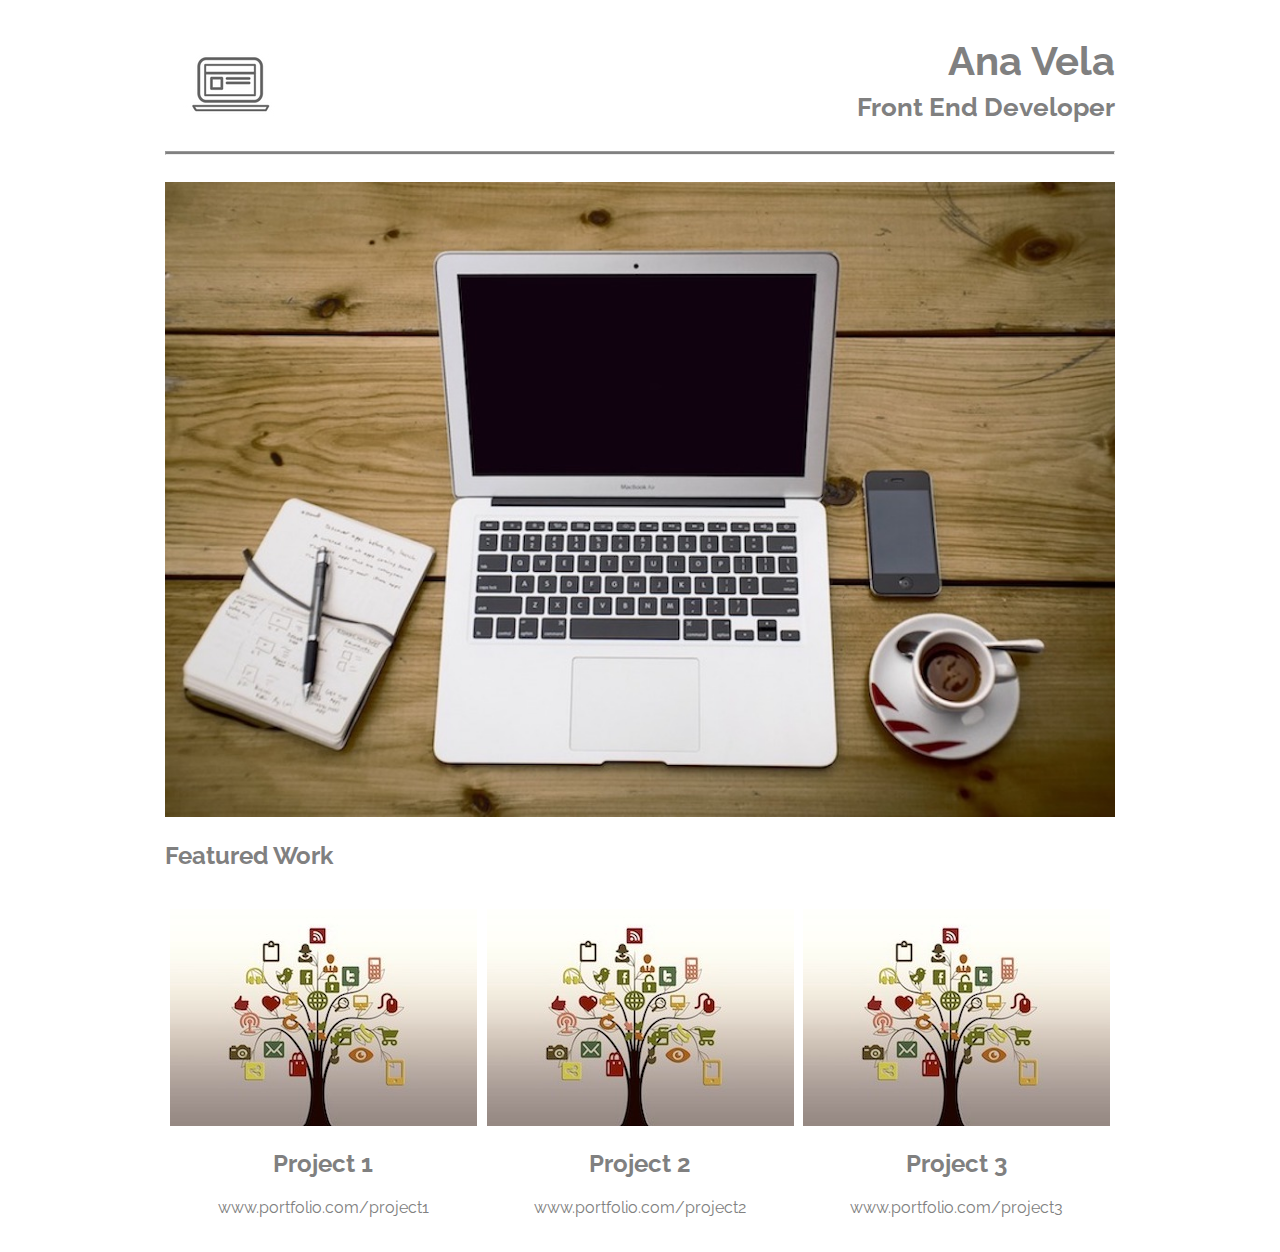
<file: portfolio-udacity/index.html>
<!doctype HTML>
<html lang="en">

  <head>
    <meta charset="utf-8">
    <meta name="viewport" content="width=device-width, intial-scale=1">
    <meta http-equiv="X-UA-Compatible" content="IE=edge">
    <title>Ana's Portfolio</title>
    <link href="https://fonts.googleapis.com/css?family=Raleway:500" rel="stylesheet">
    <link rel="stylesheet" href="css/styles.css">
  </head>

  <body>
    <header>
      <div class="main-header">
        <!-- logo created on www.canva.com -->
          <img class="header-logo" src="img/logo1.jpg" alt="laptop logo">
      </div>
      <div class="header-title">
        <h1>Ana Vela</h1>
        <h2>Front End Developer</h2>
      </div>
    </header>

  <main class="content">
    <div class="container">
      <section class="main-image">
        <div class="large-image">
        <hr><br>
        <!--photo courtesy of Free-Photos https://pixabay.com/en/home-office-workstation-office-336378/ -->
          <img class="main-photo" src="img/main-image.jpg"  alt="main image of freelance workplace">
        </div>
      </section>
    </div>

    <section class="projects-header">
      <div class="container">
        <div class="coming-soon">
          <h2>Featured Work</h2>
            <br>
        </div>
      </div>
    </section>

    <div class="projects">
      <section class="project-item">
        <!-- photo courtesy of Gerd Altmann  https://pixabay.com/en/tree-structure-networks-internet-200795/ -->
        <img class="project-1" src="img/project-image.jpg" alt="first project">
          <h2> Project 1</h2>
          <p>www.portfolio.com/project1</p>
          <br>
      </section>
      <section class="project-item">
        <img class="project-2" src="img/project-image.jpg" alt="second project">
          <h2>Project 2</h2>
          <p>www.portfolio.com/project2</p>
          <br>
      </section>
      <section class="project-item">
        <img class="project-3" src="img/project-image.jpg" alt="third project">
          <h2>Project 3</h2>
          <p>www.portfolio.com/project3</p>
          <br>
      </section>
    </div>
  </main>
</body>
</file>
<file: portfolio-udacity/css/styles.css>
/* Style Sheet for Portfolio Project */

body, html {
  margin: 15px 10px;
  padding: 0;
  font-family: 'Raleway', sans-serif;
  color: grey;
}

header {
  display: flex;
  justify-content: space-between;
}

h1 {
  font-size: 40px;
  text-align: right;
  line-height: 8px;
}

.header-title h2 {
  font-size: 26px;
  text-align: right;
}

hr {
height: 2px;
background-color: grey;
}

.header-info {
  width: 100%;
}

.header-title {
  position: relative;
}

section {
  margin-left: auto;
  margin-right: auto;
  display: flex;
}

.container {
  display: flex;
}

.main-photo {
  width: 100%;
  position: relative;
}

.projects {
  width: 100%;
  display: flex;
  flex-wrap: wrap;
}

.project-item {
  display: inline-block;
  justify-content: center;
  text-align: center;
  width: 100%;
  flex: 1;
}

@media screen and (max-width:450px) {
  .project-item {
    justify-content: space-between;
  }

  header {
    flex-direction: column;
    text-align: center;
  }

  .header-title h1, .header-title h2 {
    text-align: center;
  }
}

@media screen and (min-width: 950px) {
  .container, header, .projects {
    width: 950px;
    margin-left: auto;
    margin-right: auto;
  }

  .project-item {
    justify-content: space-between;
    height: 300px;
    width: 350px;
  }
}
</file>
